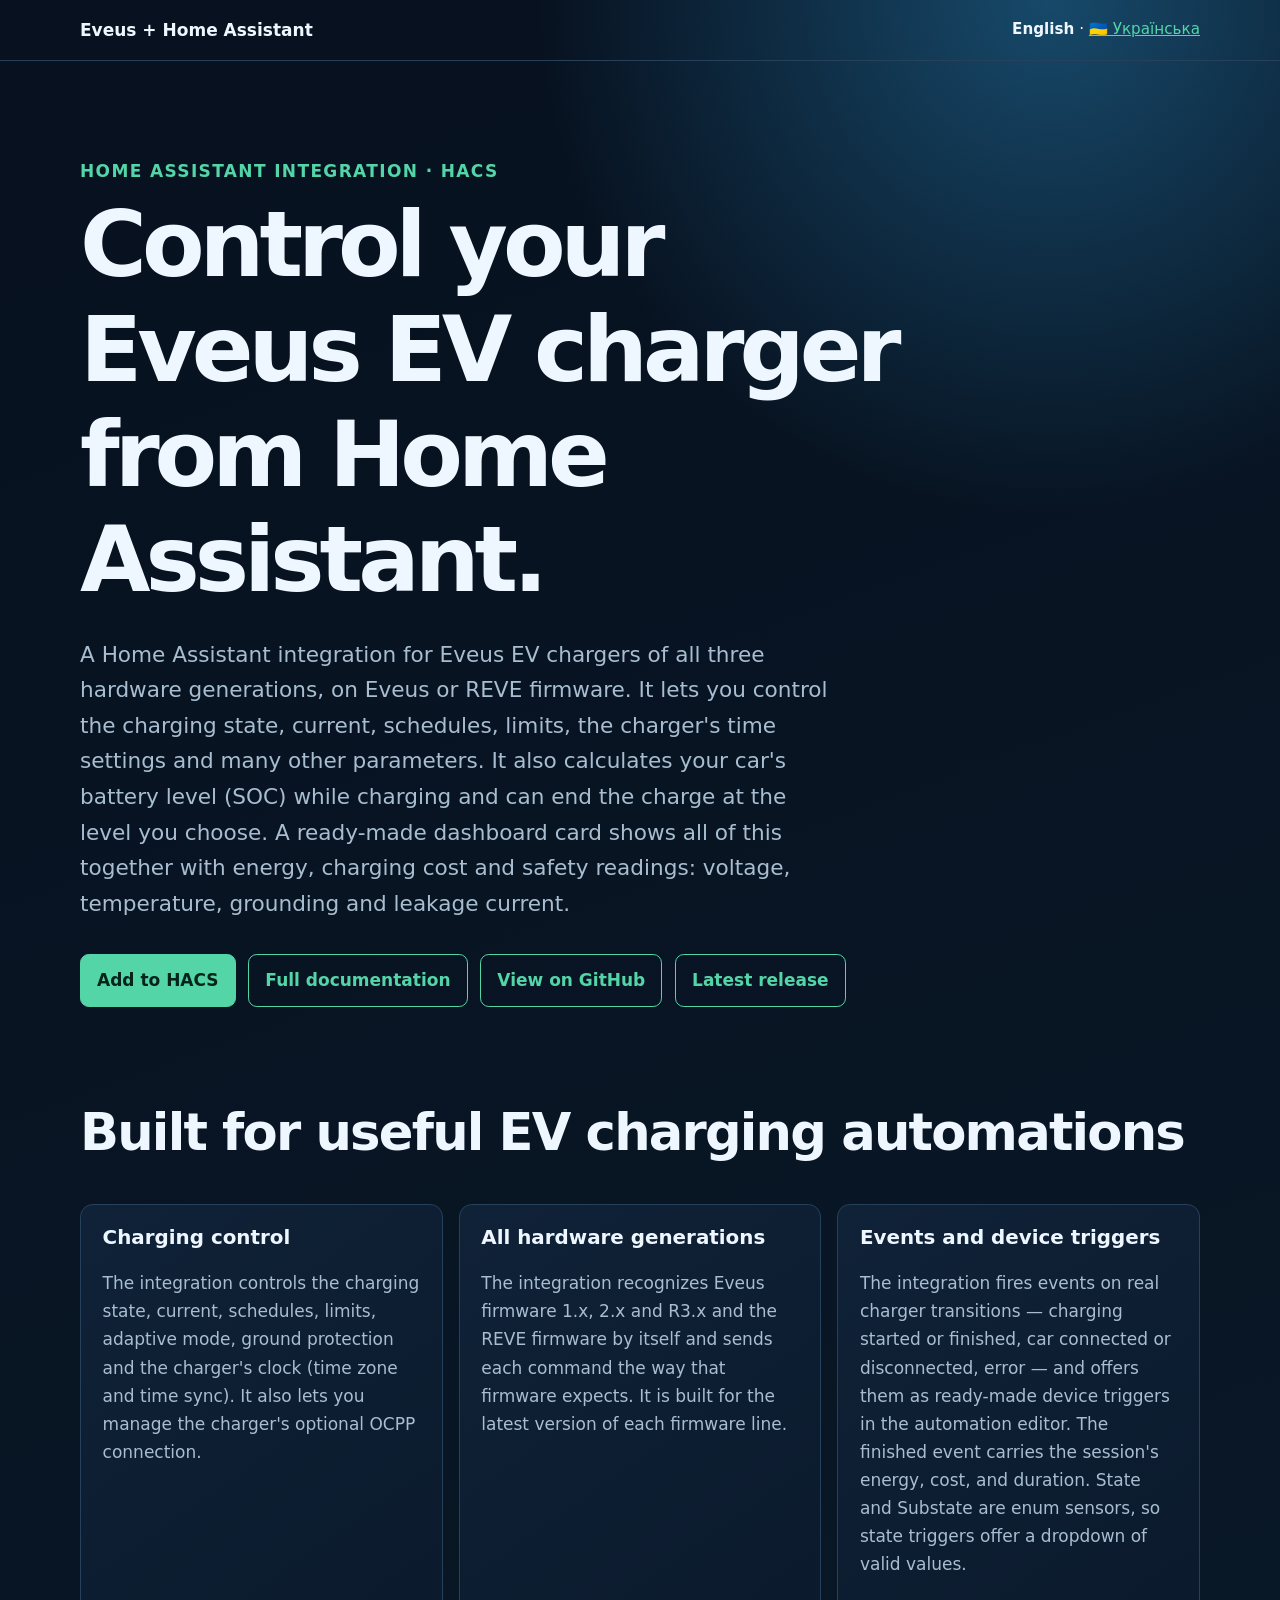
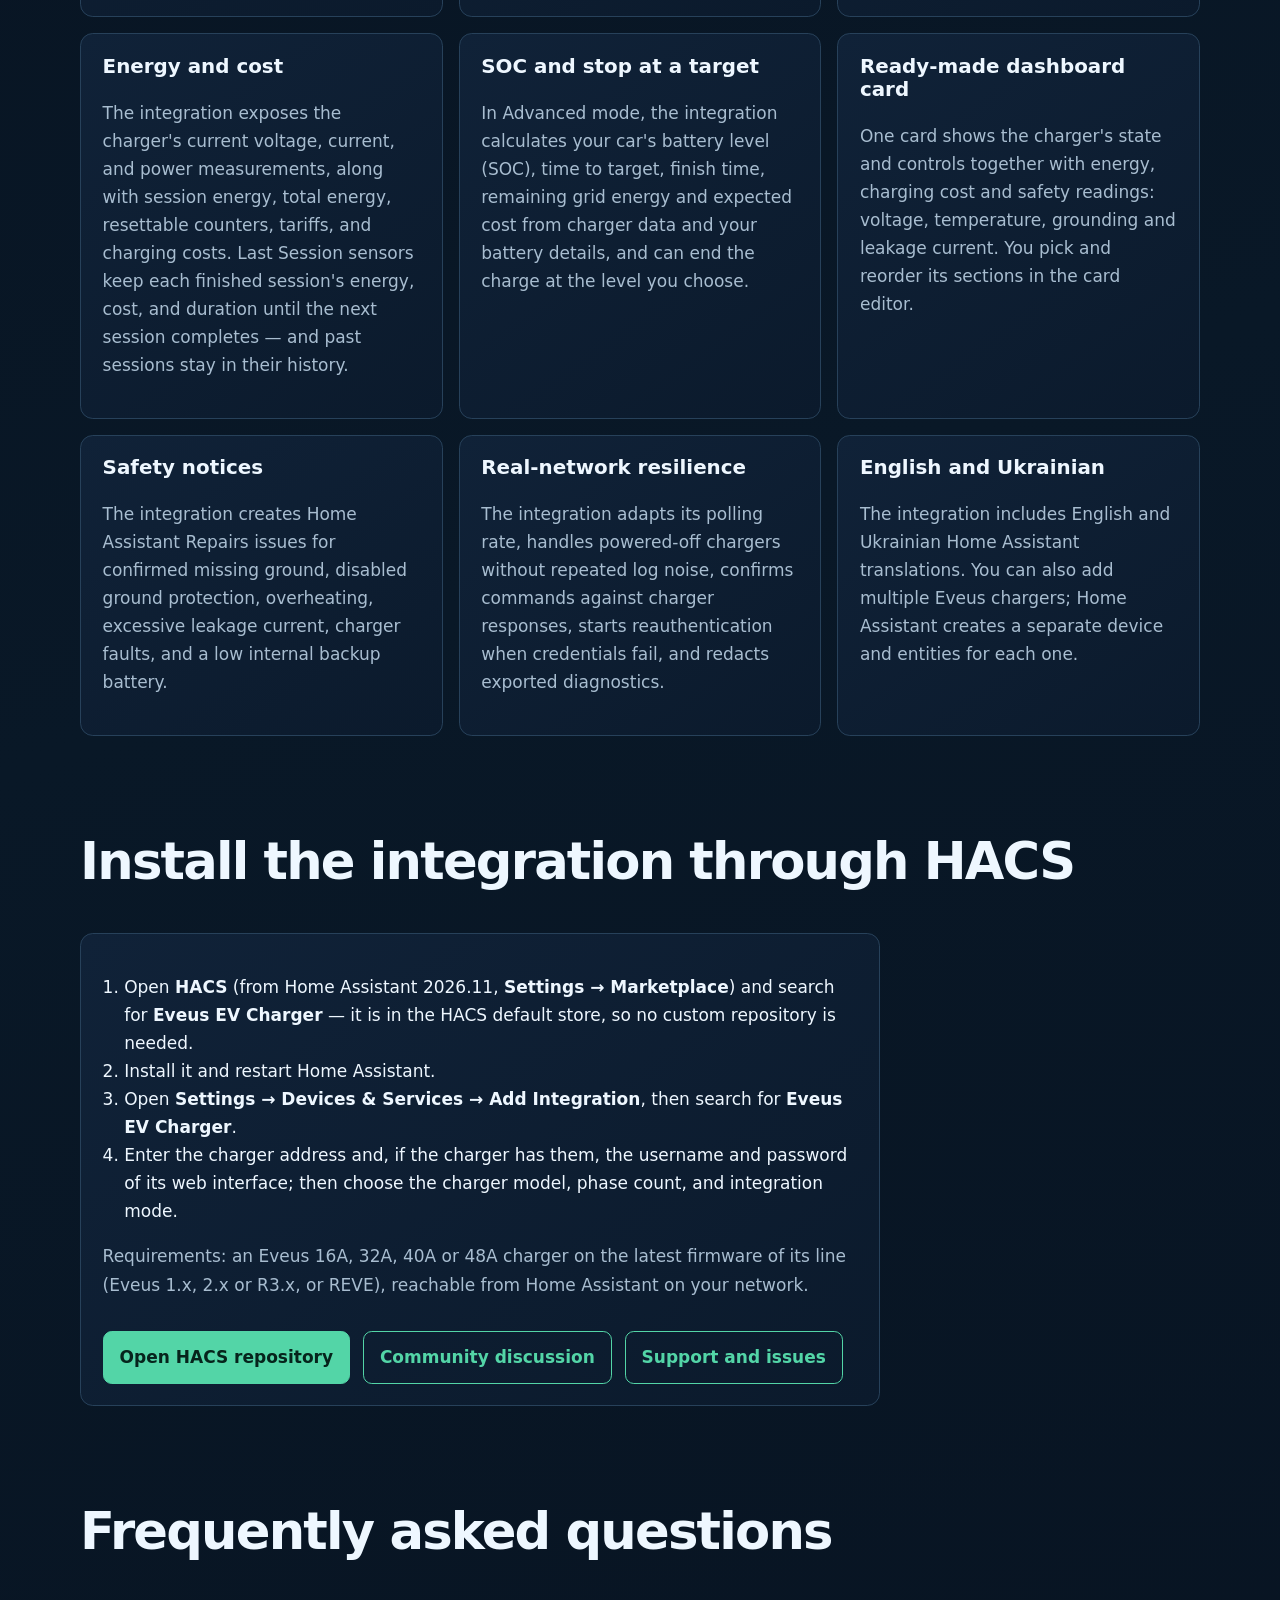
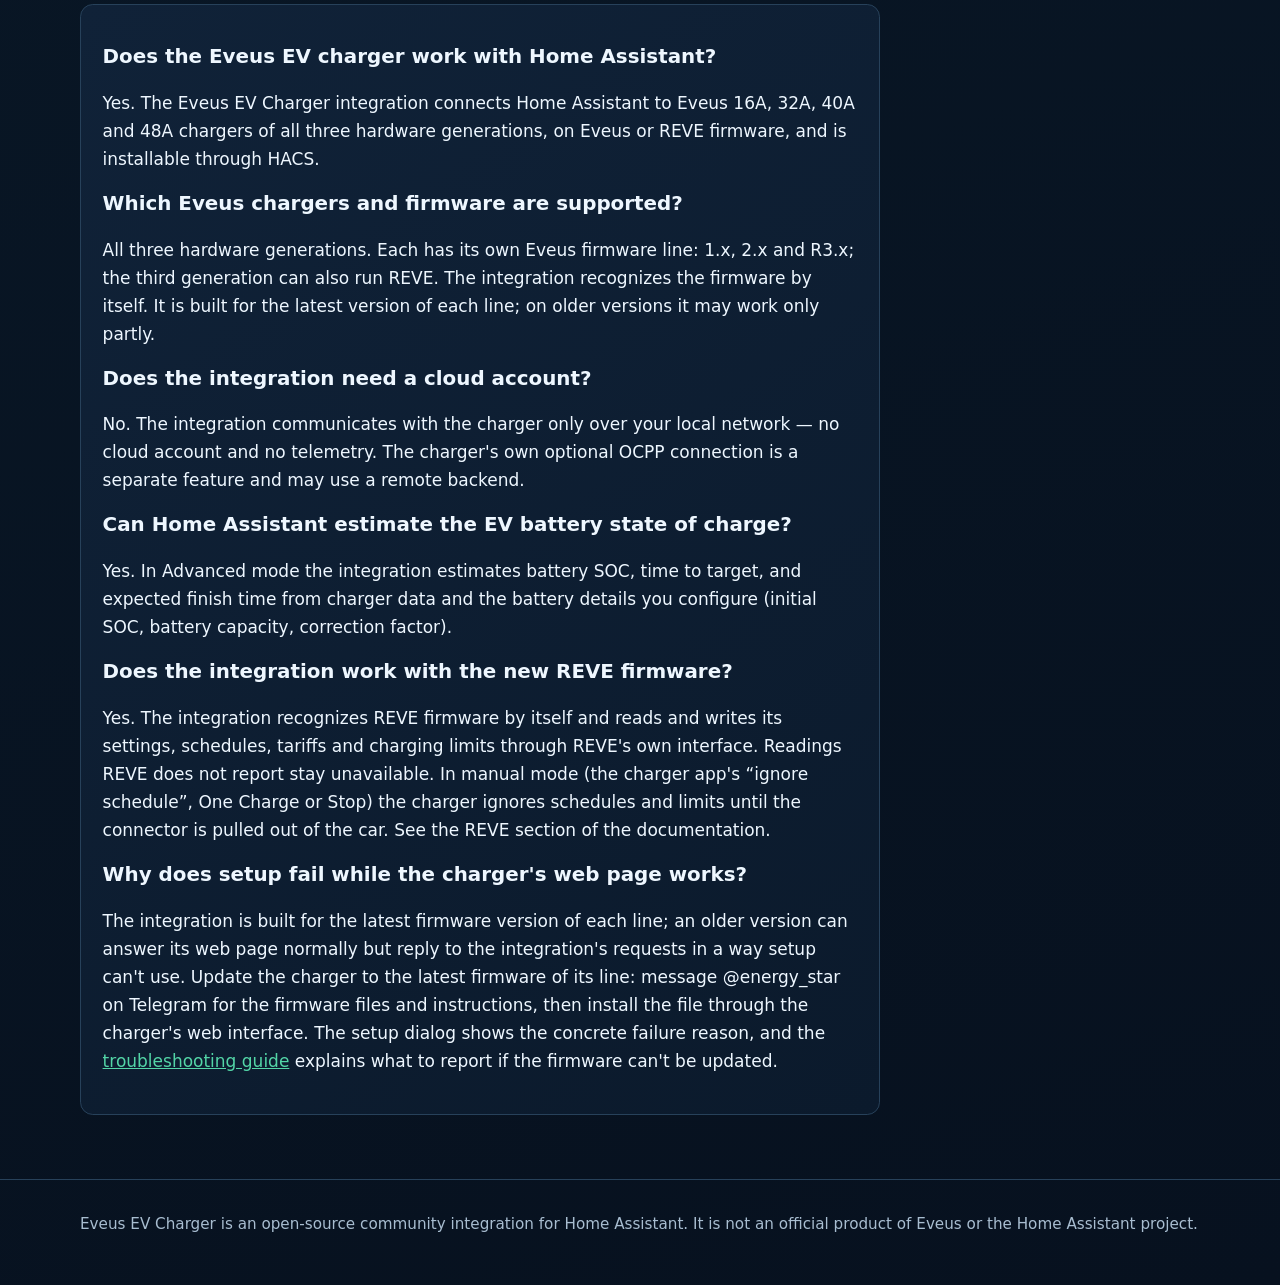
<file: site/index.html>
<!doctype html>
<html lang="en">
<head>
  <meta charset="utf-8">
  <meta name="viewport" content="width=device-width, initial-scale=1">
  <title>Eveus EV Charger for Home Assistant (Eveus and REVE firmware) | HACS</title>
  <meta name="description" content="Home Assistant integration for Eveus EV chargers of all three hardware generations, on Eveus or REVE firmware: charging state, current, schedules, limits, time settings and more; battery level (SOC) with stop at a target; energy, cost and safety readings.">
  <link rel="canonical" href="https://abovsh.github.io/eveus/">
  <link rel="alternate" hreflang="en" href="https://abovsh.github.io/eveus/">
  <link rel="alternate" hreflang="uk" href="https://abovsh.github.io/eveus/uk/">
  <link rel="alternate" hreflang="x-default" href="https://abovsh.github.io/eveus/">
  <link rel="stylesheet" href="assets/style.css">
  <meta property="og:type" content="website">
  <meta property="og:title" content="Eveus EV Charger for Home Assistant">
  <meta property="og:description" content="Home Assistant integration for Eveus EV chargers of all three hardware generations, on Eveus or REVE firmware. In HACS.">
  <meta property="og:url" content="https://abovsh.github.io/eveus/">
  <meta property="og:image" content="https://github.com/user-attachments/assets/064dd525-ecb9-4f7f-ac0c-2dc9a16b7039">
  <meta name="twitter:card" content="summary_large_image">
  <meta name="twitter:title" content="Eveus EV Charger for Home Assistant">
  <meta name="twitter:description" content="Home Assistant integration for Eveus EV chargers of all three hardware generations, on Eveus or REVE firmware. In HACS.">
  <meta name="twitter:image" content="https://github.com/user-attachments/assets/064dd525-ecb9-4f7f-ac0c-2dc9a16b7039">
  <script type="application/ld+json">
  {
    "@context": "https://schema.org",
    "@type": "SoftwareApplication",
    "name": "Eveus EV Charger for Home Assistant",
    "applicationCategory": "HomeAutomationApplication",
    "operatingSystem": "Home Assistant",
    "description": "Home Assistant integration for Eveus EV chargers of all three hardware generations, on Eveus or REVE firmware: charging state, current, schedules, limits, time settings and more; battery level (SOC) with stop at a target; energy, cost and safety readings.",
    "inLanguage": ["en", "uk"],
    "screenshot": "https://github.com/user-attachments/assets/064dd525-ecb9-4f7f-ac0c-2dc9a16b7039",
    "url": "https://abovsh.github.io/eveus/",
    "downloadUrl": "https://github.com/ABovsh/eveus/releases/latest",
    "codeRepository": "https://github.com/ABovsh/eveus",
    "license": "https://github.com/ABovsh/eveus/blob/main/LICENSE"
  }
  </script>
  <script type="application/ld+json">
  {
    "@context": "https://schema.org",
    "@type": "FAQPage",
    "mainEntity": [
      {
        "@type": "Question",
        "name": "Does the Eveus EV charger work with Home Assistant?",
        "acceptedAnswer": {
          "@type": "Answer",
          "text": "Yes. The Eveus EV Charger integration connects Home Assistant to Eveus 16A, 32A, 40A and 48A chargers of all three hardware generations, on Eveus or REVE firmware, and is installable through HACS."
        }
      },
      {
        "@type": "Question",
        "name": "Which Eveus chargers and firmware are supported?",
        "acceptedAnswer": {
          "@type": "Answer",
          "text": "All three hardware generations. Each has its own Eveus firmware line: 1.x, 2.x and R3.x; the third generation can also run REVE. The integration recognizes the firmware by itself. It is built for the latest version of each line; on older versions it may work only partly."
        }
      },
      {
        "@type": "Question",
        "name": "Does the integration need a cloud account?",
        "acceptedAnswer": {
          "@type": "Answer",
          "text": "No. The integration communicates with the charger only over your local network — no cloud account and no telemetry. The charger's own optional OCPP connection is a separate feature and may use a remote backend."
        }
      },
      {
        "@type": "Question",
        "name": "Can Home Assistant estimate the EV battery state of charge?",
        "acceptedAnswer": {
          "@type": "Answer",
          "text": "Yes. In Advanced mode the integration estimates battery SOC, time to target, and expected finish time from charger data and the battery details you configure (initial SOC, battery capacity, correction factor)."
        }
      },
      {
        "@type": "Question",
        "name": "Does the integration work with the new REVE firmware?",
        "acceptedAnswer": {
          "@type": "Answer",
          "text": "Yes. The integration recognizes REVE firmware by itself and reads and writes its settings, schedules, tariffs and charging limits through REVE's own interface. Readings REVE does not report stay unavailable. In manual mode (the charger app's \u201cignore schedule\u201d, One Charge or Stop) the charger ignores schedules and limits until the connector is pulled out of the car. See the REVE section of the documentation."
        }
      },
      {
        "@type": "Question",
        "name": "Why does setup fail while the charger's web page works?",
        "acceptedAnswer": {
          "@type": "Answer",
          "text": "The integration is built for the latest firmware version of each line; an older version can answer its web page normally but reply to the integration's requests in a way setup can't use. Update the charger to the latest firmware of its line: message @energy_star on Telegram for the firmware files and instructions, then install the file through the charger's web interface. The setup dialog shows the concrete failure reason, and the troubleshooting guide explains what to report if the firmware can't be updated."
        }
      }
    ]
  }
  </script>
</head>
<body>
  <header>
    <nav class="wrap" aria-label="Primary navigation">
      <a class="brand" href="./">Eveus + Home Assistant</a>
      <span class="language"><strong aria-current="page">English</strong> · <a href="uk/" lang="uk">🇺🇦 Українська</a></span>
    </nav>
  </header>

  <main>
    <section class="hero wrap">
      <p class="eyebrow">Home Assistant integration · HACS</p>
      <h1>Control your Eveus EV charger from Home Assistant.</h1>
      <p class="lead">A Home Assistant integration for Eveus EV chargers of all three hardware generations, on Eveus or REVE firmware. It lets you control the charging state, current, schedules, limits, the charger's time settings and many other parameters. It also calculates your car's battery level (SOC) while charging and can end the charge at the level you choose. A ready-made dashboard card shows all of this together with energy, charging cost and safety readings: voltage, temperature, grounding and leakage current.</p>
      <div class="actions">
        <a class="button primary" href="https://my.home-assistant.io/redirect/hacs_repository/?owner=ABovsh&amp;repository=eveus&amp;category=integration">Add to HACS</a>
        <a class="button" href="https://github.com/ABovsh/eveus#eveus-ev-charger-for-home-assistant">Full documentation</a>
        <a class="button" href="https://github.com/ABovsh/eveus">View on GitHub</a>
        <a class="button" href="https://github.com/ABovsh/eveus/releases/latest">Latest release</a>
      </div>
    </section>

    <section class="wrap" id="features">
      <h2>Built for useful EV charging automations</h2>
      <div class="grid">
        <article class="card">
          <h3>Charging control</h3>
          <p>The integration controls the charging state, current, schedules, limits, adaptive mode, ground protection and the charger's clock (time zone and time sync). It also lets you manage the charger's optional OCPP connection.</p>
        </article>
        <article class="card">
          <h3>All hardware generations</h3>
          <p>The integration recognizes Eveus firmware 1.x, 2.x and R3.x and the REVE firmware by itself and sends each command the way that firmware expects. It is built for the latest version of each firmware line.</p>
        </article>
        <article class="card">
          <h3>Events and device triggers</h3>
          <p>The integration fires events on real charger transitions — charging started or finished, car connected or disconnected, error — and offers them as ready-made device triggers in the automation editor. The finished event carries the session's energy, cost, and duration. State and Substate are enum sensors, so state triggers offer a dropdown of valid values.</p>
        </article>
        <article class="card">
          <h3>Energy and cost</h3>
          <p>The integration exposes the charger's current voltage, current, and power measurements, along with session energy, total energy, resettable counters, tariffs, and charging costs. Last Session sensors keep each finished session's energy, cost, and duration until the next session completes — and past sessions stay in their history.</p>
        </article>
        <article class="card">
          <h3>SOC and stop at a target</h3>
          <p>In Advanced mode, the integration calculates your car's battery level (SOC), time to target, finish time, remaining grid energy and expected cost from charger data and your battery details, and can end the charge at the level you choose.</p>
        </article>
        <article class="card">
          <h3>Ready-made dashboard card</h3>
          <p>One card shows the charger's state and controls together with energy, charging cost and safety readings: voltage, temperature, grounding and leakage current. You pick and reorder its sections in the card editor.</p>
        </article>
        <article class="card">
          <h3>Safety notices</h3>
          <p>The integration creates Home Assistant Repairs issues for confirmed missing ground, disabled ground protection, overheating, excessive leakage current, charger faults, and a low internal backup battery.</p>
        </article>
        <article class="card">
          <h3>Real-network resilience</h3>
          <p>The integration adapts its polling rate, handles powered-off chargers without repeated log noise, confirms commands against charger responses, starts reauthentication when credentials fail, and redacts exported diagnostics.</p>
        </article>
        <article class="card">
          <h3>English and Ukrainian</h3>
          <p>The integration includes English and Ukrainian Home Assistant translations. You can also add multiple Eveus chargers; Home Assistant creates a separate device and entities for each one.</p>
        </article>
      </div>
    </section>

    <section class="wrap" id="install">
      <h2>Install the integration through HACS</h2>
      <div class="install">
        <ol>
          <li>Open <strong>HACS</strong> (from Home Assistant 2026.11, <strong>Settings → Marketplace</strong>) and search for <strong>Eveus EV Charger</strong> — it is in the HACS default store, so no custom repository is needed.</li>
          <li>Install it and restart Home Assistant.</li>
          <li>Open <strong>Settings → Devices &amp; Services → Add Integration</strong>, then search for <strong>Eveus EV Charger</strong>.</li>
          <li>Enter the charger address and, if the charger has them, the username and password of its web interface; then choose the charger model, phase count, and integration mode.</li>
        </ol>
        <p class="note">Requirements: an Eveus 16A, 32A, 40A or 48A charger on the latest firmware of its line (Eveus 1.x, 2.x or R3.x, or REVE), reachable from Home Assistant on your network.</p>
        <div class="actions">
          <a class="button primary" href="https://my.home-assistant.io/redirect/hacs_repository/?owner=ABovsh&amp;repository=eveus&amp;category=integration">Open HACS repository</a>
          <a class="button" href="https://community.home-assistant.io/t/eveus-ev-charger-home-assistant-integration-local-only-hacs/1010628">Community discussion</a>
          <a class="button" href="https://github.com/ABovsh/eveus/issues">Support and issues</a>
        </div>
      </div>
    </section>

    <section class="wrap" id="faq">
      <h2>Frequently asked questions</h2>
      <div class="install">
        <h3>Does the Eveus EV charger work with Home Assistant?</h3>
        <p>Yes. The Eveus EV Charger integration connects Home Assistant to Eveus 16A, 32A, 40A and 48A chargers of all three hardware generations, on Eveus or REVE firmware, and is installable through HACS.</p>
        <h3>Which Eveus chargers and firmware are supported?</h3>
        <p>All three hardware generations. Each has its own Eveus firmware line: 1.x, 2.x and R3.x; the third generation can also run REVE. The integration recognizes the firmware by itself. It is built for the latest version of each line; on older versions it may work only partly.</p>
        <h3>Does the integration need a cloud account?</h3>
        <p>No. The integration communicates with the charger only over your local network — no cloud account and no telemetry. The charger's own optional OCPP connection is a separate feature and may use a remote backend.</p>
        <h3>Can Home Assistant estimate the EV battery state of charge?</h3>
        <p>Yes. In Advanced mode the integration estimates battery SOC, time to target, and expected finish time from charger data and the battery details you configure (initial SOC, battery capacity, correction factor).</p>
        <h3>Does the integration work with the new REVE firmware?</h3>
        <p>Yes. The integration recognizes REVE firmware by itself and reads and writes its settings, schedules, tariffs and charging limits through REVE's own interface. Readings REVE does not report stay unavailable. In manual mode (the charger app's “ignore schedule”, One Charge or Stop) the charger ignores schedules and limits until the connector is pulled out of the car. See the REVE section of the documentation.</p>
        <h3>Why does setup fail while the charger's web page works?</h3>
        <p>The integration is built for the latest firmware version of each line; an older version can answer its web page normally but reply to the integration's requests in a way setup can't use. Update the charger to the latest firmware of its line: message @energy_star on Telegram for the firmware files and instructions, then install the file through the charger's web interface. The setup dialog shows the concrete failure reason, and the <a href="https://github.com/ABovsh/eveus#older-charger-firmware">troubleshooting guide</a> explains what to report if the firmware can't be updated.</p>
      </div>
    </section>
  </main>

  <footer>
    <div class="wrap">Eveus EV Charger is an open-source community integration for Home Assistant. It is not an official product of Eveus or the Home Assistant project.</div>
  </footer>
</body>
</html>
</file>
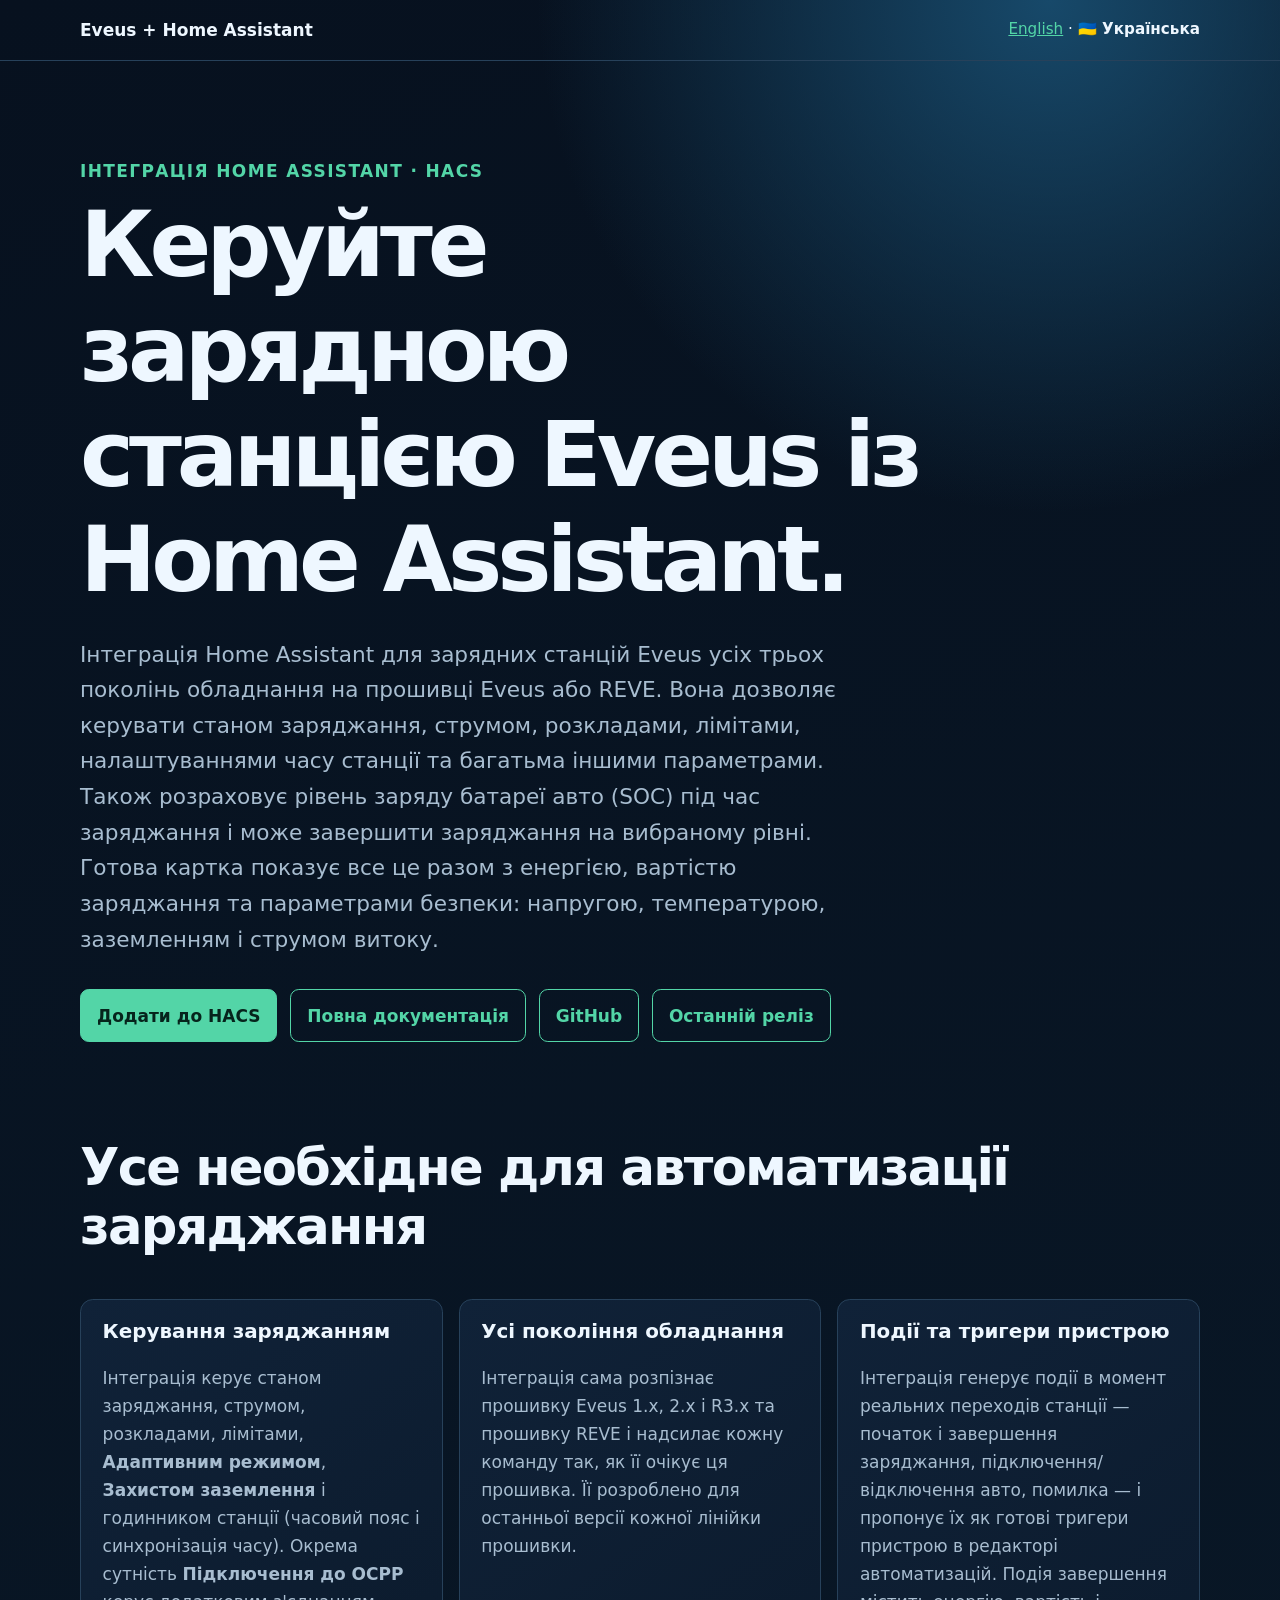
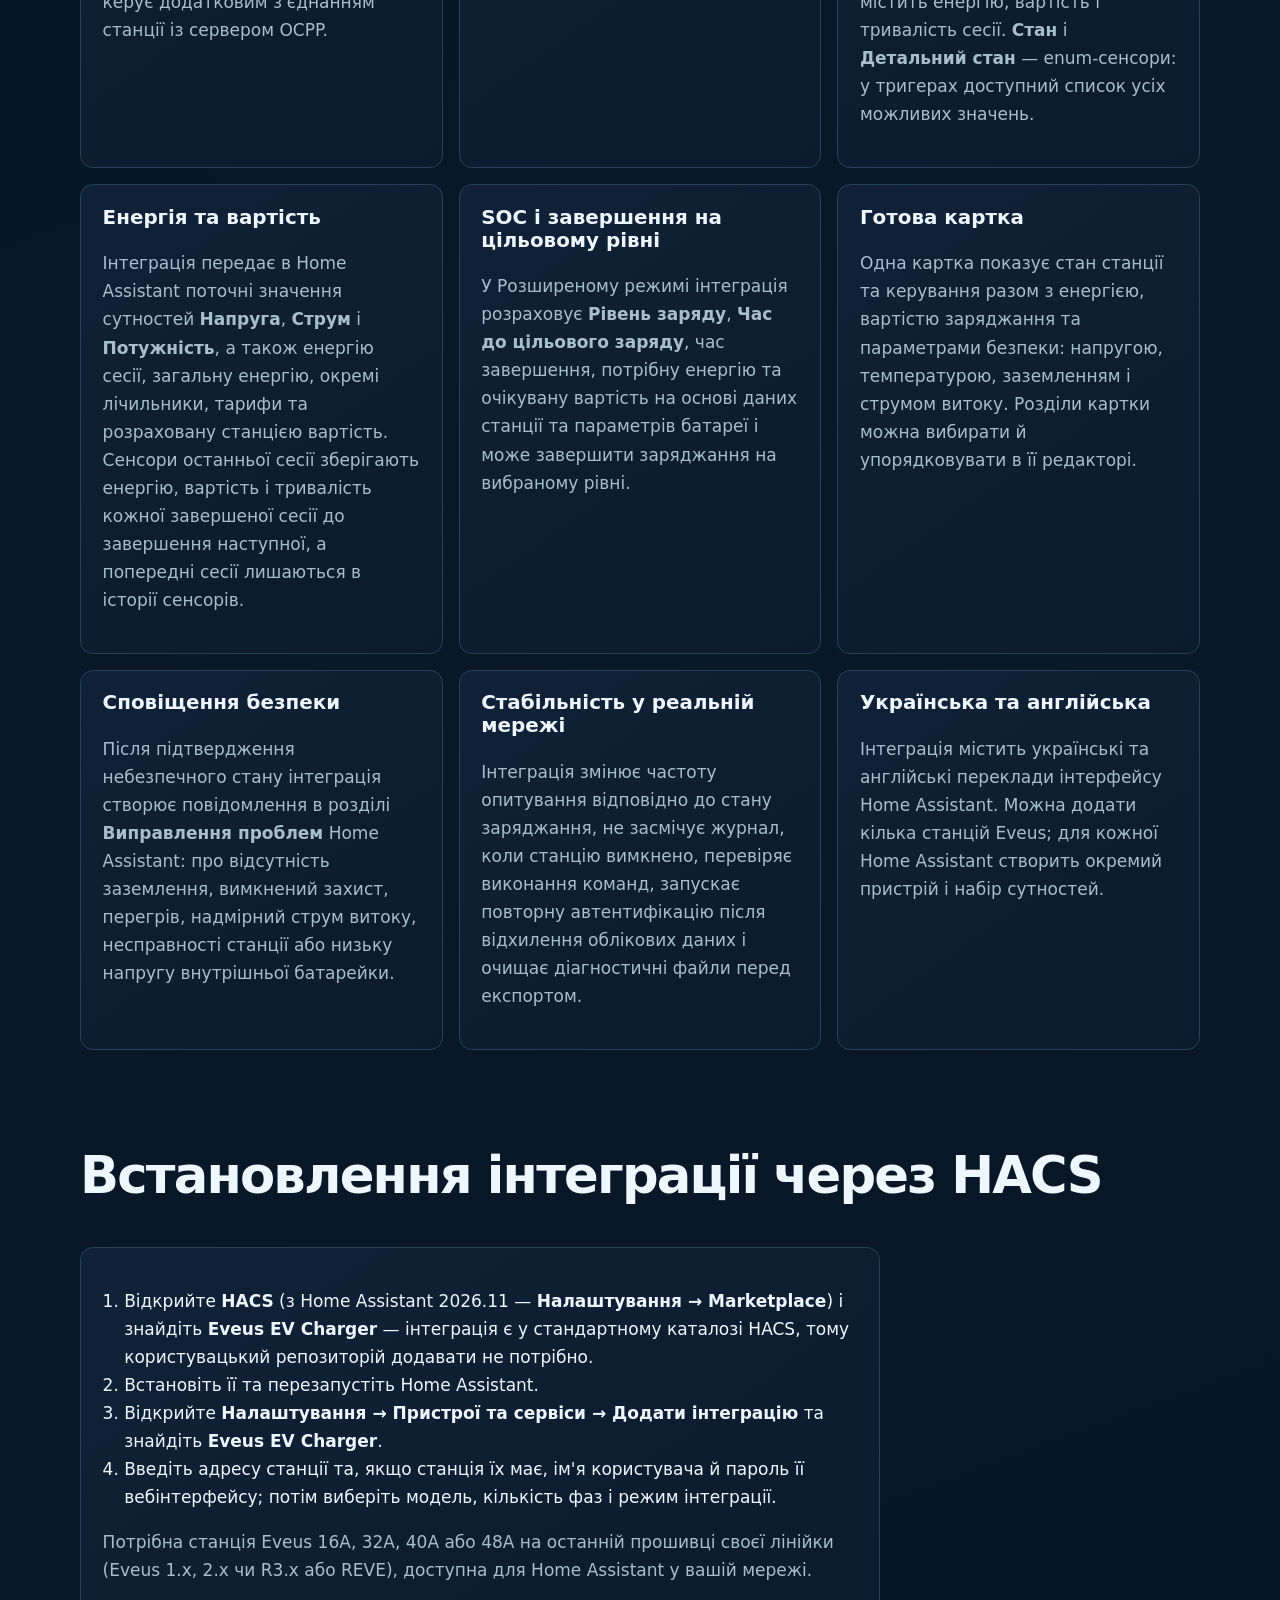
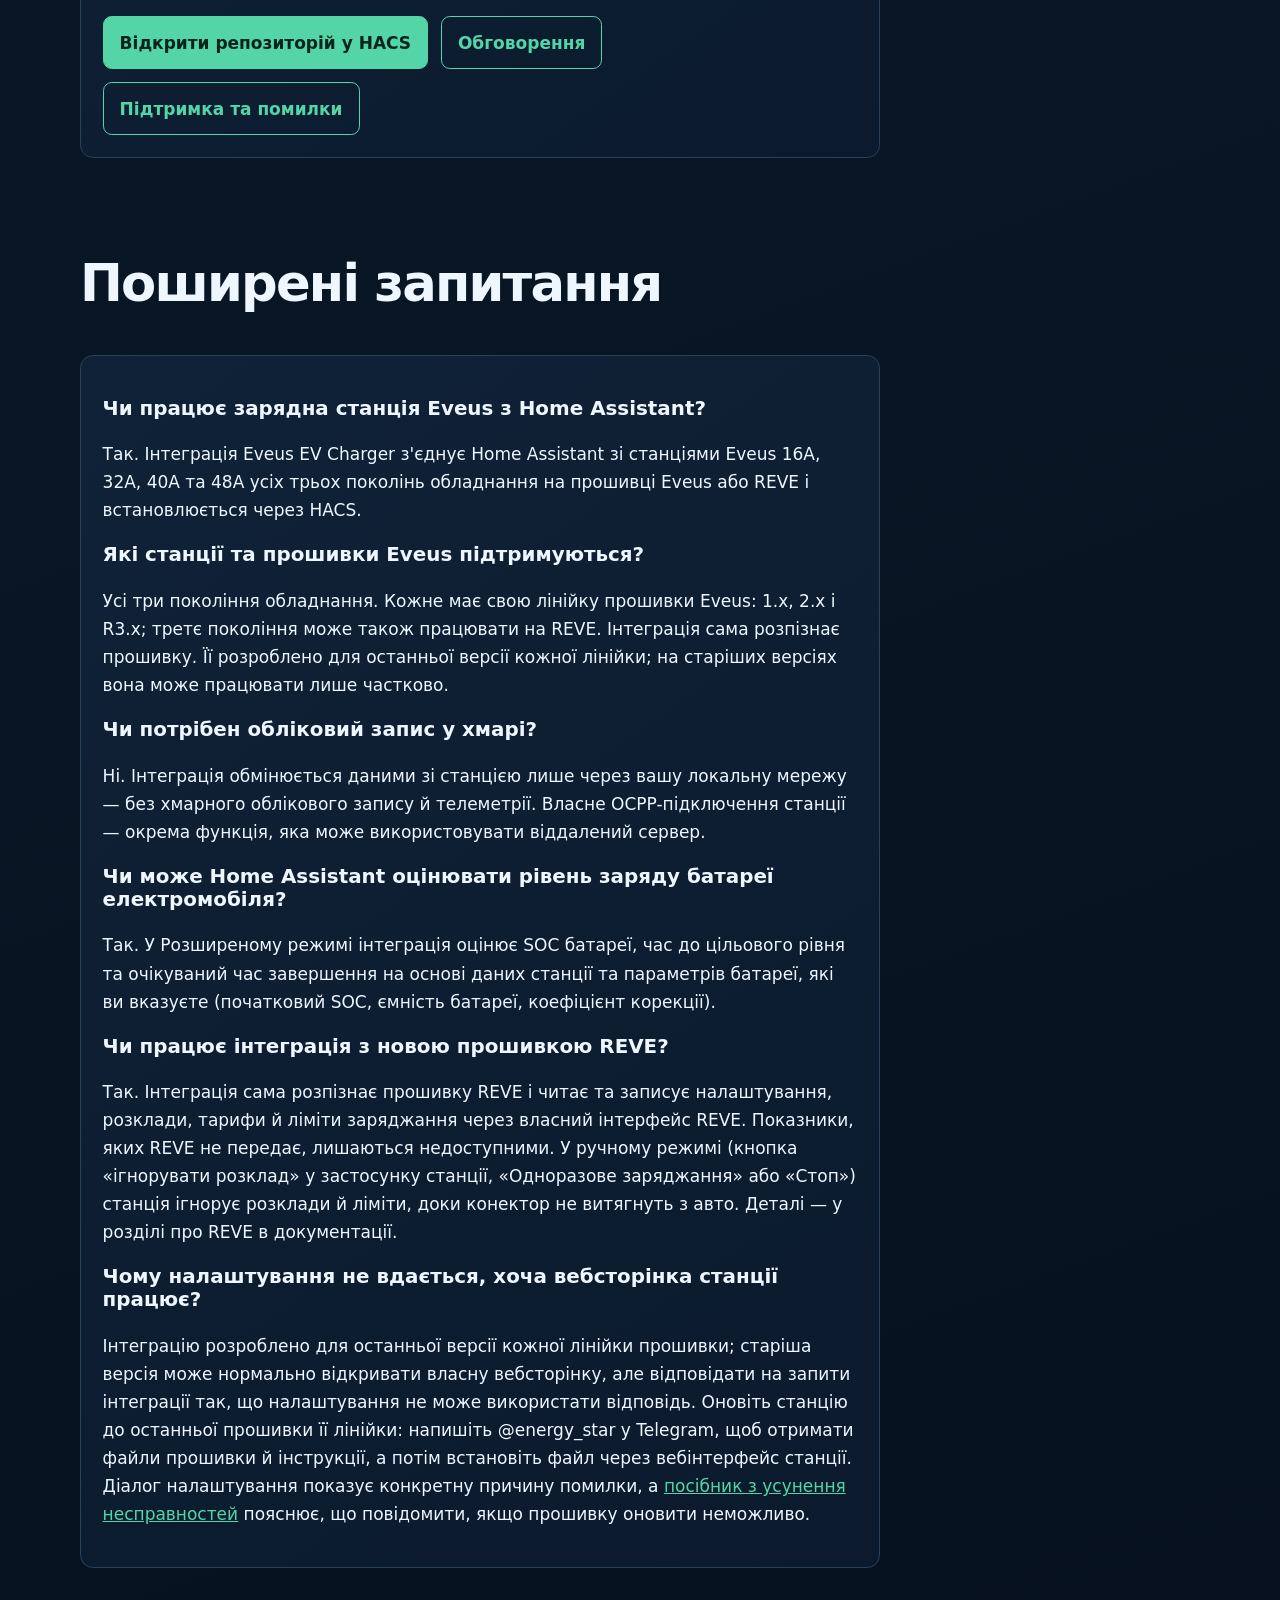
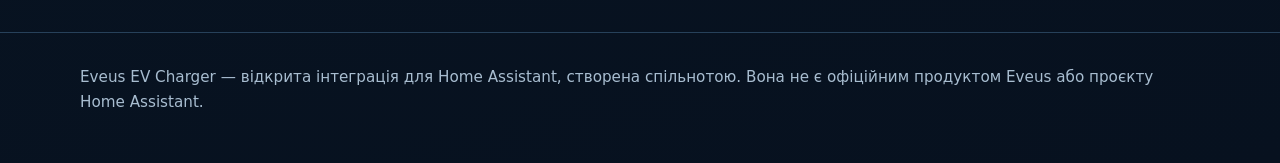
<file: site/uk/index.html>
<!doctype html>
<html lang="uk">
<head>
  <meta charset="utf-8">
  <meta name="viewport" content="width=device-width, initial-scale=1">
  <title>Інтеграція Eveus EV Charger для Home Assistant (прошивка Eveus і REVE) | HACS</title>
  <meta name="description" content="Інтеграція Home Assistant для зарядних станцій Eveus усіх трьох поколінь обладнання на прошивці Eveus або REVE: стан заряджання, струм, розклади, ліміти, налаштування часу та інше; рівень заряду батареї (SOC) із завершенням на вибраному рівні; енергія, вартість і параметри безпеки.">
  <link rel="canonical" href="https://abovsh.github.io/eveus/uk/">
  <link rel="alternate" hreflang="en" href="https://abovsh.github.io/eveus/">
  <link rel="alternate" hreflang="uk" href="https://abovsh.github.io/eveus/uk/">
  <link rel="alternate" hreflang="x-default" href="https://abovsh.github.io/eveus/">
  <link rel="stylesheet" href="../assets/style.css">
  <meta property="og:type" content="website">
  <meta property="og:title" content="Eveus EV Charger для Home Assistant">
  <meta property="og:description" content="Інтеграція Home Assistant для зарядних станцій Eveus усіх трьох поколінь обладнання на прошивці Eveus або REVE. Є в HACS.">
  <meta property="og:url" content="https://abovsh.github.io/eveus/uk/">
  <meta property="og:image" content="https://github.com/user-attachments/assets/064dd525-ecb9-4f7f-ac0c-2dc9a16b7039">
  <meta name="twitter:card" content="summary_large_image">
  <meta name="twitter:title" content="Eveus EV Charger для Home Assistant">
  <meta name="twitter:description" content="Інтеграція Home Assistant для зарядних станцій Eveus усіх трьох поколінь обладнання на прошивці Eveus або REVE. Є в HACS.">
  <meta name="twitter:image" content="https://github.com/user-attachments/assets/064dd525-ecb9-4f7f-ac0c-2dc9a16b7039">
  <script type="application/ld+json">
  {
    "@context": "https://schema.org",
    "@type": "SoftwareApplication",
    "name": "Eveus EV Charger для Home Assistant",
    "applicationCategory": "HomeAutomationApplication",
    "operatingSystem": "Home Assistant",
    "description": "Інтеграція Home Assistant для зарядних станцій Eveus усіх трьох поколінь обладнання на прошивці Eveus або REVE: стан заряджання, струм, розклади, ліміти, налаштування часу та інше; рівень заряду батареї (SOC) із завершенням на вибраному рівні; енергія, вартість і параметри безпеки.",
    "inLanguage": ["uk", "en"],
    "screenshot": "https://github.com/user-attachments/assets/064dd525-ecb9-4f7f-ac0c-2dc9a16b7039",
    "url": "https://abovsh.github.io/eveus/uk/",
    "downloadUrl": "https://github.com/ABovsh/eveus/releases/latest",
    "codeRepository": "https://github.com/ABovsh/eveus",
    "license": "https://github.com/ABovsh/eveus/blob/main/LICENSE"
  }
  </script>
  <script type="application/ld+json">
  {
    "@context": "https://schema.org",
    "@type": "FAQPage",
    "mainEntity": [
      {
        "@type": "Question",
        "name": "Чи працює зарядна станція Eveus з Home Assistant?",
        "acceptedAnswer": {
          "@type": "Answer",
          "text": "Так. Інтеграція Eveus EV Charger з'єднує Home Assistant зі станціями Eveus 16A, 32A, 40A та 48A усіх трьох поколінь обладнання на прошивці Eveus або REVE і встановлюється через HACS."
        }
      },
      {
        "@type": "Question",
        "name": "Які станції та прошивки Eveus підтримуються?",
        "acceptedAnswer": {
          "@type": "Answer",
          "text": "Усі три покоління обладнання. Кожне має свою лінійку прошивки Eveus: 1.x, 2.x і R3.x; третє покоління може також працювати на REVE. Інтеграція сама розпізнає прошивку. Її розроблено для останньої версії кожної лінійки; на старіших версіях вона може працювати лише частково."
        }
      },
      {
        "@type": "Question",
        "name": "Чи потрібен обліковий запис у хмарі?",
        "acceptedAnswer": {
          "@type": "Answer",
          "text": "Ні. Інтеграція обмінюється даними зі станцією лише через вашу локальну мережу — без хмарного облікового запису й телеметрії. Власне OCPP-підключення станції — окрема функція, яка може використовувати віддалений сервер."
        }
      },
      {
        "@type": "Question",
        "name": "Чи може Home Assistant оцінювати рівень заряду батареї електромобіля?",
        "acceptedAnswer": {
          "@type": "Answer",
          "text": "Так. У Розширеному режимі інтеграція оцінює SOC батареї, час до цільового рівня та очікуваний час завершення на основі даних станції та параметрів батареї, які ви вказуєте (початковий SOC, ємність батареї, коефіцієнт корекції)."
        }
      },
      {
        "@type": "Question",
        "name": "Чи працює інтеграція з новою прошивкою REVE?",
        "acceptedAnswer": {
          "@type": "Answer",
          "text": "Так. Інтеграція сама розпізнає прошивку REVE і читає та записує налаштування, розклади, тарифи й ліміти заряджання через власний інтерфейс REVE. Показники, яких REVE не передає, лишаються недоступними. У ручному режимі (кнопка «ігнорувати розклад» у застосунку станції, «Одноразове заряджання» або «Стоп») станція ігнорує розклади й ліміти, доки конектор не витягнуть з авто. Деталі — у розділі про REVE в документації."
        }
      },
      {
        "@type": "Question",
        "name": "Чому налаштування не вдається, хоча вебсторінка станції працює?",
        "acceptedAnswer": {
          "@type": "Answer",
          "text": "Інтеграцію розроблено для останньої версії кожної лінійки прошивки; старіша версія може нормально відкривати власну вебсторінку, але відповідати на запити інтеграції так, що налаштування не може використати відповідь. Оновіть станцію до останньої прошивки її лінійки: напишіть @energy_star у Telegram, щоб отримати файли прошивки й інструкції, а потім встановіть файл через вебінтерфейс станції. Діалог налаштування показує конкретну причину помилки, а посібник з усунення несправностей пояснює, що повідомити, якщо прошивку оновити неможливо."
        }
      }
    ]
  }
  </script>
</head>
<body>
  <header>
    <nav class="wrap" aria-label="Основна навігація">
      <a class="brand" href="./">Eveus + Home Assistant</a>
      <span class="language"><a href="../" lang="en">English</a> · <strong aria-current="page">🇺🇦 Українська</strong></span>
    </nav>
  </header>

  <main>
    <section class="hero wrap">
      <p class="eyebrow">Інтеграція Home Assistant · HACS</p>
      <h1>Керуйте зарядною станцією Eveus із Home Assistant.</h1>
      <p class="lead">Інтеграція Home Assistant для зарядних станцій Eveus усіх трьох поколінь обладнання на прошивці Eveus або REVE. Вона дозволяє керувати станом заряджання, струмом, розкладами, лімітами, налаштуваннями часу станції та багатьма іншими параметрами. Також розраховує рівень заряду батареї авто (SOC) під час заряджання і може завершити заряджання на вибраному рівні. Готова картка показує все це разом з енергією, вартістю заряджання та параметрами безпеки: напругою, температурою, заземленням і струмом витоку.</p>
      <div class="actions">
        <a class="button primary" href="https://my.home-assistant.io/redirect/hacs_repository/?owner=ABovsh&amp;repository=eveus&amp;category=integration">Додати до HACS</a>
        <a class="button" href="https://github.com/ABovsh/eveus/blob/main/README.uk.md">Повна документація</a>
        <a class="button" href="https://github.com/ABovsh/eveus">GitHub</a>
        <a class="button" href="https://github.com/ABovsh/eveus/releases/latest">Останній реліз</a>
      </div>
    </section>

    <section class="wrap" id="features">
      <h2>Усе необхідне для автоматизації заряджання</h2>
      <div class="grid">
        <article class="card">
          <h3>Керування заряджанням</h3>
          <p>Інтеграція керує станом заряджання, струмом, розкладами, лімітами, <strong>Адаптивним режимом</strong>, <strong>Захистом заземлення</strong> і годинником станції (часовий пояс і синхронізація часу). Окрема сутність <strong>Підключення до OCPP</strong> керує додатковим з'єднанням станції із сервером OCPP.</p>
        </article>
        <article class="card">
          <h3>Усі покоління обладнання</h3>
          <p>Інтеграція сама розпізнає прошивку Eveus 1.x, 2.x і R3.x та прошивку REVE і надсилає кожну команду так, як її очікує ця прошивка. Її розроблено для останньої версії кожної лінійки прошивки.</p>
        </article>
        <article class="card">
          <h3>Події та тригери пристрою</h3>
          <p>Інтеграція генерує події в момент реальних переходів станції — початок і завершення заряджання, підключення/відключення авто, помилка — і пропонує їх як готові тригери пристрою в редакторі автоматизацій. Подія завершення містить енергію, вартість і тривалість сесії. <strong>Стан</strong> і <strong>Детальний стан</strong> — enum-сенсори: у тригерах доступний список усіх можливих значень.</p>
        </article>
        <article class="card">
          <h3>Енергія та вартість</h3>
          <p>Інтеграція передає в Home Assistant поточні значення сутностей <strong>Напруга</strong>, <strong>Струм</strong> і <strong>Потужність</strong>, а також енергію сесії, загальну енергію, окремі лічильники, тарифи та розраховану станцією вартість. Сенсори останньої сесії зберігають енергію, вартість і тривалість кожної завершеної сесії до завершення наступної, а попередні сесії лишаються в історії сенсорів.</p>
        </article>
        <article class="card">
          <h3>SOC і завершення на цільовому рівні</h3>
          <p>У Розширеному режимі інтеграція розраховує <strong>Рівень заряду</strong>, <strong>Час до цільового заряду</strong>, час завершення, потрібну енергію та очікувану вартість на основі даних станції та параметрів батареї і може завершити заряджання на вибраному рівні.</p>
        </article>
        <article class="card">
          <h3>Готова картка</h3>
          <p>Одна картка показує стан станції та керування разом з енергією, вартістю заряджання та параметрами безпеки: напругою, температурою, заземленням і струмом витоку. Розділи картки можна вибирати й упорядковувати в її редакторі.</p>
        </article>
        <article class="card">
          <h3>Сповіщення безпеки</h3>
          <p>Після підтвердження небезпечного стану інтеграція створює повідомлення в розділі <strong>Виправлення проблем</strong> Home Assistant: про відсутність заземлення, вимкнений захист, перегрів, надмірний струм витоку, несправності станції або низьку напругу внутрішньої батарейки.</p>
        </article>
        <article class="card">
          <h3>Стабільність у реальній мережі</h3>
          <p>Інтеграція змінює частоту опитування відповідно до стану заряджання, не засмічує журнал, коли станцію вимкнено, перевіряє виконання команд, запускає повторну автентифікацію після відхилення облікових даних і очищає діагностичні файли перед експортом.</p>
        </article>
        <article class="card">
          <h3>Українська та англійська</h3>
          <p>Інтеграція містить українські та англійські переклади інтерфейсу Home Assistant. Можна додати кілька станцій Eveus; для кожної Home Assistant створить окремий пристрій і набір сутностей.</p>
        </article>
      </div>
    </section>

    <section class="wrap" id="install">
      <h2>Встановлення інтеграції через HACS</h2>
      <div class="install">
        <ol>
          <li>Відкрийте <strong>HACS</strong> (з Home Assistant 2026.11 — <strong>Налаштування → Marketplace</strong>) і знайдіть <strong>Eveus EV Charger</strong> — інтеграція є у стандартному каталозі HACS, тому користувацький репозиторій додавати не потрібно.</li>
          <li>Встановіть її та перезапустіть Home Assistant.</li>
          <li>Відкрийте <strong>Налаштування → Пристрої та сервіси → Додати інтеграцію</strong> та знайдіть <strong>Eveus EV Charger</strong>.</li>
          <li>Введіть адресу станції та, якщо станція їх має, ім'я користувача й пароль її вебінтерфейсу; потім виберіть модель, кількість фаз і режим інтеграції.</li>
        </ol>
        <p class="note">Потрібна станція Eveus 16A, 32A, 40A або 48A на останній прошивці своєї лінійки (Eveus 1.x, 2.x чи R3.x або REVE), доступна для Home Assistant у вашій мережі.</p>
        <div class="actions">
          <a class="button primary" href="https://my.home-assistant.io/redirect/hacs_repository/?owner=ABovsh&amp;repository=eveus&amp;category=integration">Відкрити репозиторій у HACS</a>
          <a class="button" href="https://community.home-assistant.io/t/eveus-ev-charger-home-assistant-integration-local-only-hacs/1010628">Обговорення</a>
          <a class="button" href="https://github.com/ABovsh/eveus/issues">Підтримка та помилки</a>
        </div>
      </div>
    </section>

    <section class="wrap" id="faq">
      <h2>Поширені запитання</h2>
      <div class="install">
        <h3>Чи працює зарядна станція Eveus з Home Assistant?</h3>
        <p>Так. Інтеграція Eveus EV Charger з'єднує Home Assistant зі станціями Eveus 16A, 32A, 40A та 48A усіх трьох поколінь обладнання на прошивці Eveus або REVE і встановлюється через HACS.</p>
        <h3>Які станції та прошивки Eveus підтримуються?</h3>
        <p>Усі три покоління обладнання. Кожне має свою лінійку прошивки Eveus: 1.x, 2.x і R3.x; третє покоління може також працювати на REVE. Інтеграція сама розпізнає прошивку. Її розроблено для останньої версії кожної лінійки; на старіших версіях вона може працювати лише частково.</p>
        <h3>Чи потрібен обліковий запис у хмарі?</h3>
        <p>Ні. Інтеграція обмінюється даними зі станцією лише через вашу локальну мережу — без хмарного облікового запису й телеметрії. Власне OCPP-підключення станції — окрема функція, яка може використовувати віддалений сервер.</p>
        <h3>Чи може Home Assistant оцінювати рівень заряду батареї електромобіля?</h3>
        <p>Так. У Розширеному режимі інтеграція оцінює SOC батареї, час до цільового рівня та очікуваний час завершення на основі даних станції та параметрів батареї, які ви вказуєте (початковий SOC, ємність батареї, коефіцієнт корекції).</p>
        <h3>Чи працює інтеграція з новою прошивкою REVE?</h3>
        <p>Так. Інтеграція сама розпізнає прошивку REVE і читає та записує налаштування, розклади, тарифи й ліміти заряджання через власний інтерфейс REVE. Показники, яких REVE не передає, лишаються недоступними. У ручному режимі (кнопка «ігнорувати розклад» у застосунку станції, «Одноразове заряджання» або «Стоп») станція ігнорує розклади й ліміти, доки конектор не витягнуть з авто. Деталі — у розділі про REVE в документації.</p>
        <h3>Чому налаштування не вдається, хоча вебсторінка станції працює?</h3>
        <p>Інтеграцію розроблено для останньої версії кожної лінійки прошивки; старіша версія може нормально відкривати власну вебсторінку, але відповідати на запити інтеграції так, що налаштування не може використати відповідь. Оновіть станцію до останньої прошивки її лінійки: напишіть @energy_star у Telegram, щоб отримати файли прошивки й інструкції, а потім встановіть файл через вебінтерфейс станції. Діалог налаштування показує конкретну причину помилки, а <a href="https://github.com/ABovsh/eveus/blob/main/README.uk.md#старіша-прошивка-станції">посібник з усунення несправностей</a> пояснює, що повідомити, якщо прошивку оновити неможливо.</p>
      </div>
    </section>
  </main>

  <footer>
    <div class="wrap">Eveus EV Charger — відкрита інтеграція для Home Assistant, створена спільнотою. Вона не є офіційним продуктом Eveus або проєкту Home Assistant.</div>
  </footer>
</body>
</html>
</file>
<file: site/assets/style.css>
:root {
  color-scheme: dark;
  --bg: #07111f;
  --panel: #102238;
  --panel-soft: #0b1a2c;
  --text: #eef7ff;
  --muted: #a8bdd0;
  --accent: #53d5a7;
  --accent-dark: #06241c;
  --line: #27415a;
  --max: 1120px;
}

* {
  box-sizing: border-box;
}

html {
  scroll-behavior: smooth;
}

body {
  margin: 0;
  background:
    radial-gradient(circle at 82% 0%, #17496a 0, transparent 32rem),
    linear-gradient(160deg, var(--bg), #091827 48%, #07111f);
  color: var(--text);
  font: 17px/1.65 system-ui, -apple-system, BlinkMacSystemFont, "Segoe UI", sans-serif;
}

a {
  color: var(--accent);
}

a:focus-visible,
.button:focus-visible {
  outline: 3px solid #fff;
  outline-offset: 4px;
}

.wrap {
  width: min(calc(100% - 2rem), var(--max));
  margin-inline: auto;
}

header {
  padding: 1rem 0;
  border-bottom: 1px solid var(--line);
}

nav {
  display: flex;
  align-items: center;
  justify-content: space-between;
  gap: 1rem;
}

.brand {
  color: var(--text);
  font-weight: 800;
  text-decoration: none;
}

.language {
  font-size: 0.95rem;
}

.hero {
  padding: 6rem 0 4rem;
}

.eyebrow {
  margin: 0 0 0.5rem;
  color: var(--accent);
  font-weight: 800;
  letter-spacing: 0.08em;
  text-transform: uppercase;
}

h1,
h2,
h3 {
  line-height: 1.15;
}

h1 {
  max-width: 860px;
  margin: 0;
  font-size: clamp(2.7rem, 8vw, 5.7rem);
  letter-spacing: -0.055em;
}

.lead {
  max-width: 760px;
  margin: 1.5rem 0 0;
  color: var(--muted);
  font-size: clamp(1.1rem, 2vw, 1.35rem);
}

.actions {
  display: flex;
  flex-wrap: wrap;
  gap: 0.8rem;
  margin-top: 2rem;
}

.button {
  display: inline-block;
  padding: 0.72rem 1rem;
  border: 1px solid var(--accent);
  border-radius: 0.55rem;
  color: var(--accent);
  font-weight: 750;
  text-decoration: none;
}

.button.primary {
  background: var(--accent);
  color: var(--accent-dark);
}

section {
  padding: 2rem 0 4rem;
}

h2 {
  margin-top: 0;
  font-size: clamp(2rem, 5vw, 3.2rem);
  letter-spacing: -0.035em;
}

.grid {
  display: grid;
  grid-template-columns: repeat(3, minmax(0, 1fr));
  gap: 1rem;
}

.card,
.install {
  padding: 1.35rem;
  border: 1px solid var(--line);
  border-radius: 0.8rem;
  background: linear-gradient(145deg, var(--panel), var(--panel-soft));
}

.card h3 {
  margin-top: 0;
}

.card p,
.note,
footer {
  color: var(--muted);
}

.install {
  max-width: 800px;
}

ol {
  padding-left: 1.35rem;
}

code {
  overflow-wrap: anywhere;
  color: var(--text);
}

footer {
  padding: 2rem 0 3rem;
  border-top: 1px solid var(--line);
  font-size: 0.95rem;
}

@media (max-width: 760px) {
  .hero {
    padding-top: 4rem;
  }

  .grid {
    grid-template-columns: 1fr;
  }
}
</file>
